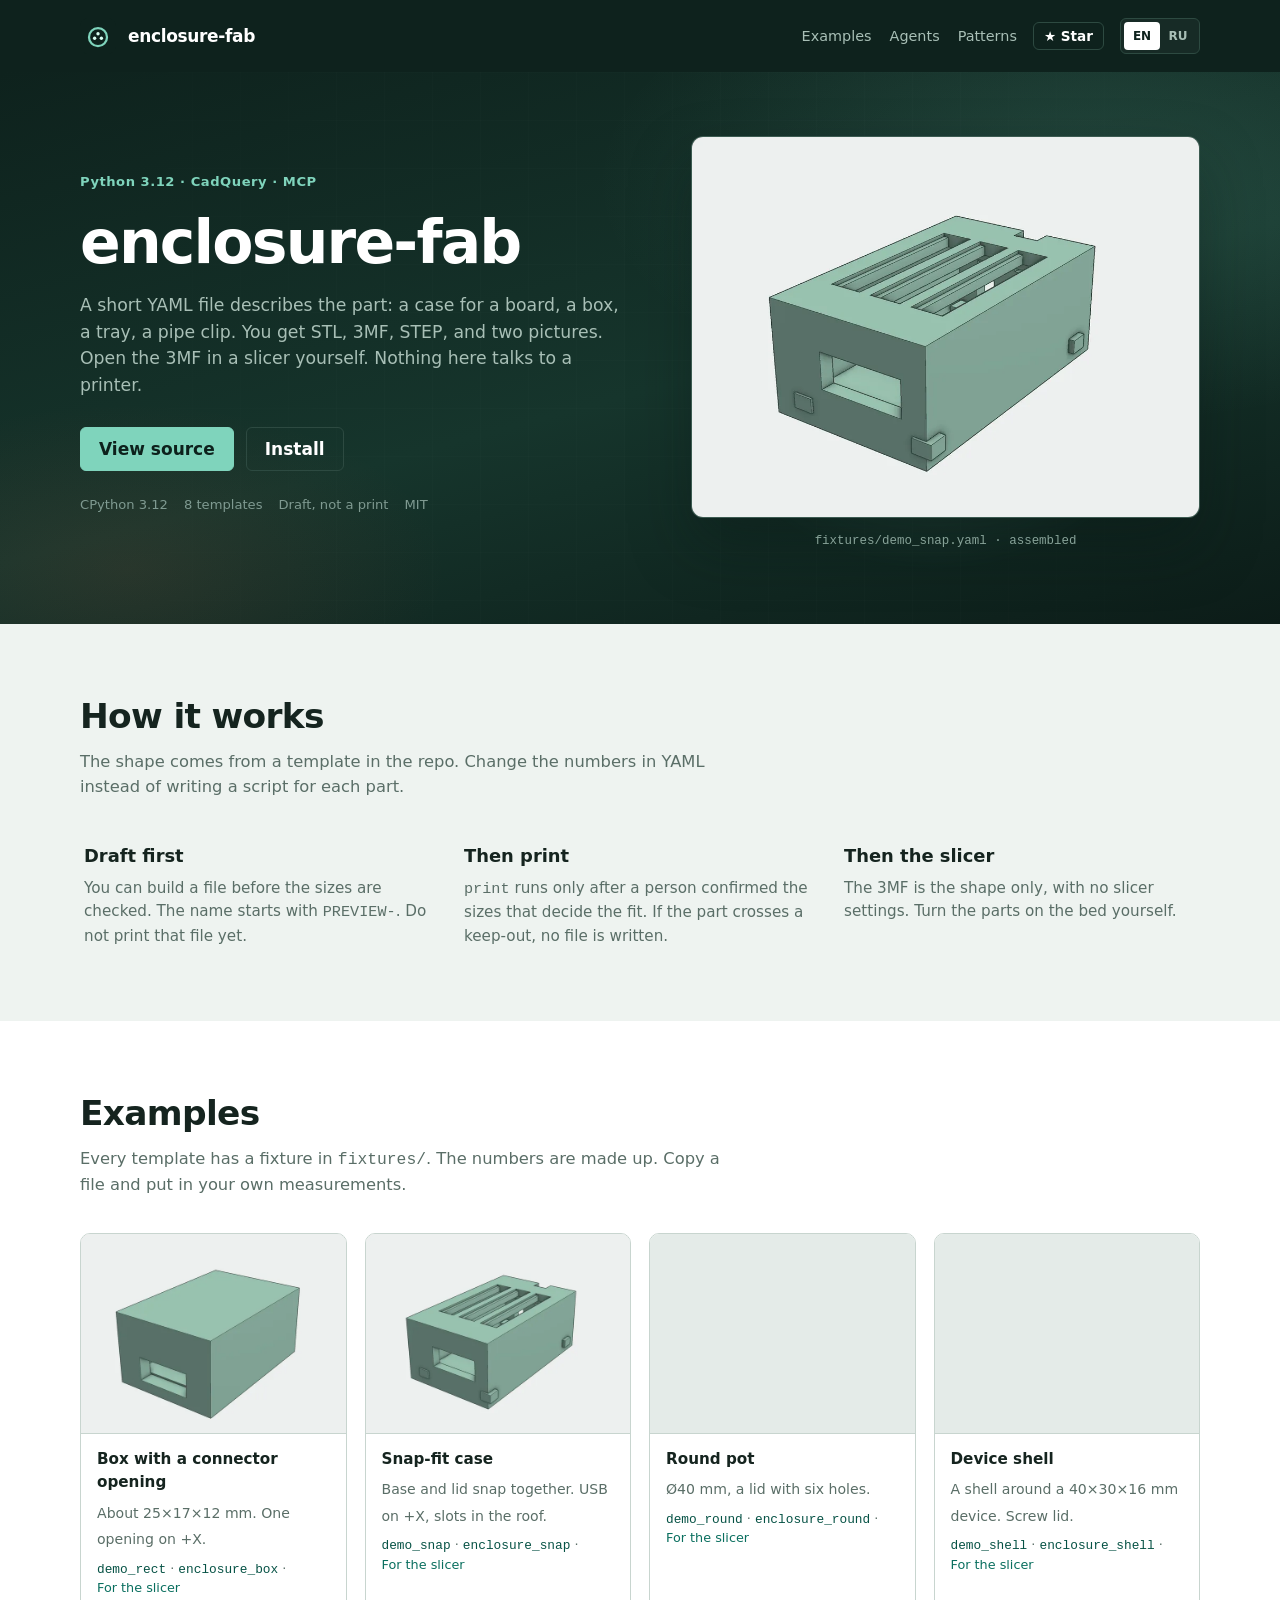
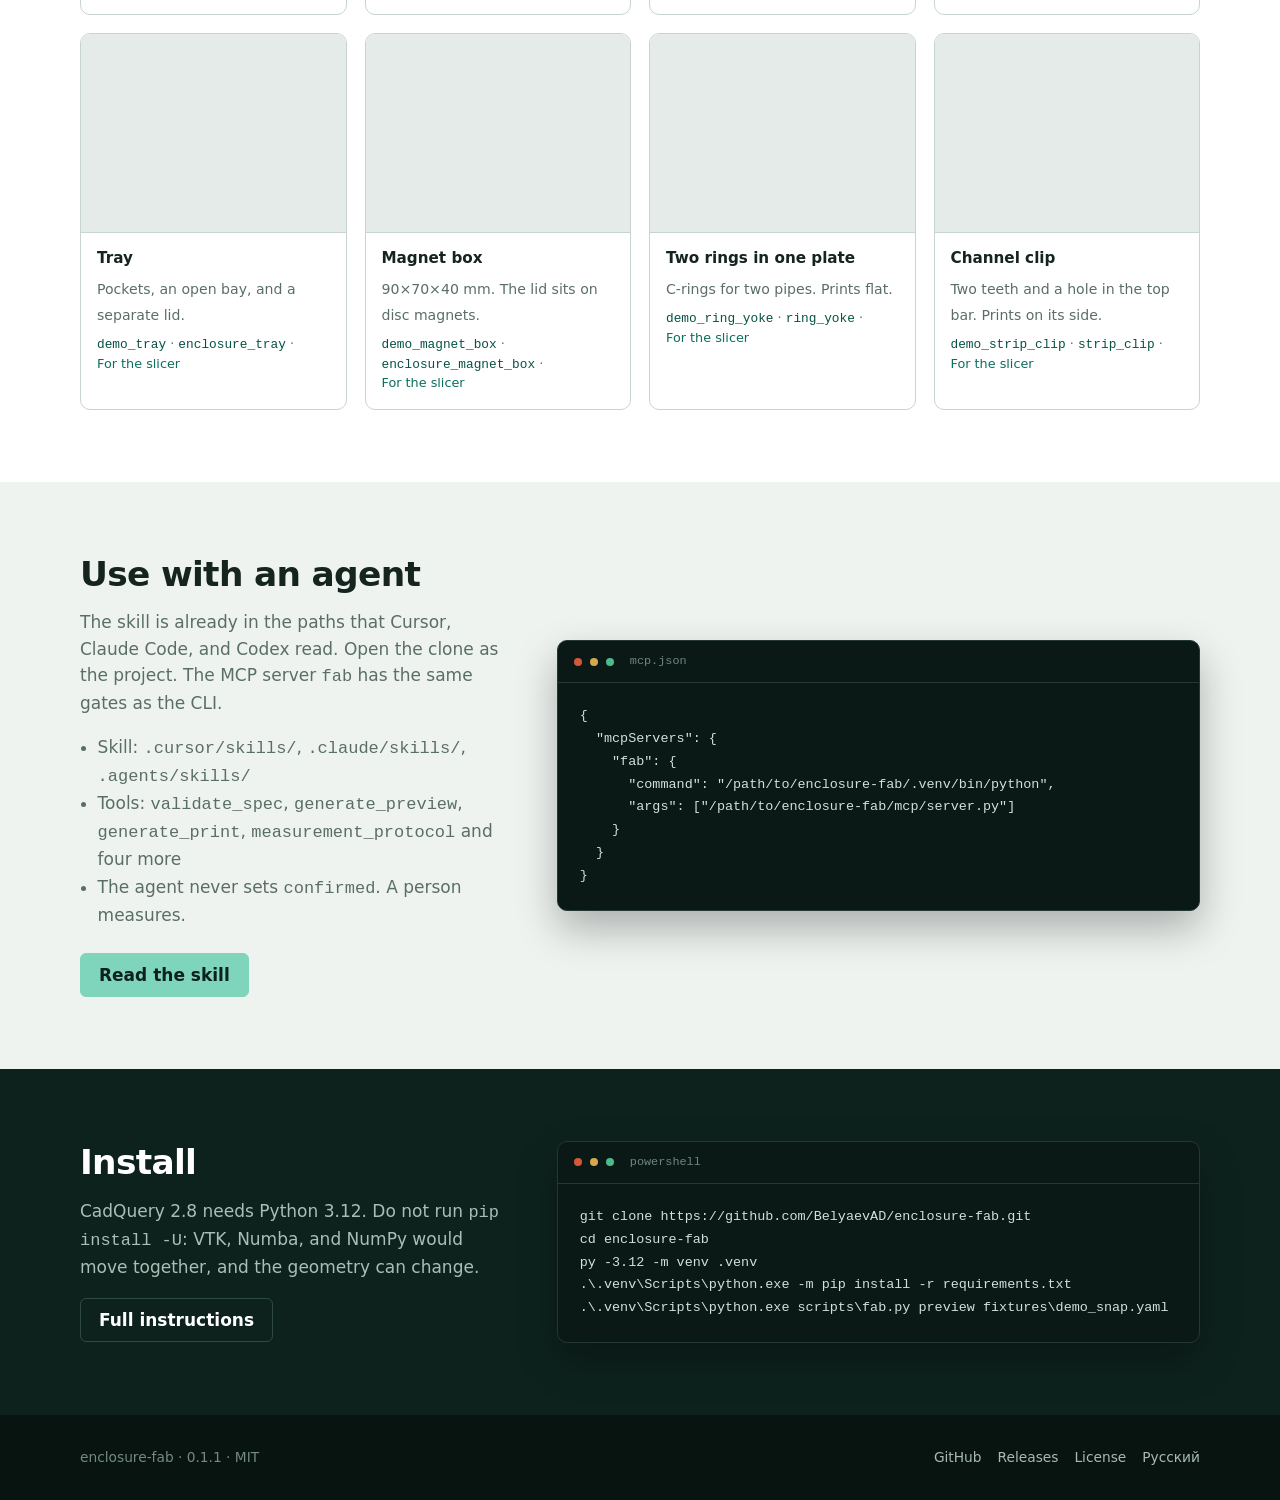
<file: docs/index.html>
<!DOCTYPE html>
<html lang="en">
<head>
  <meta charset="utf-8">
  <meta http-equiv="Content-Security-Policy" content="default-src 'self'; img-src 'self' data:; style-src 'self'; script-src 'none'; base-uri 'none'; form-action 'none'">
  <meta name="viewport" content="width=device-width, initial-scale=1">
  <title>enclosure-fab — printable parts from YAML</title>
  <meta name="description" content="A short YAML file describes a printable part. You get STL, 3MF, STEP, and two pictures. You open the 3MF in a slicer.">
  <meta name="robots" content="index, follow, max-image-preview:large">
  <meta name="author" content="BelyaevAD">
  <meta name="theme-color" content="#0e221d">
  <link rel="canonical" href="https://belyaevad.github.io/enclosure-fab/">
  <link rel="alternate" hreflang="en" href="https://belyaevad.github.io/enclosure-fab/">
  <link rel="alternate" hreflang="ru" href="https://belyaevad.github.io/enclosure-fab/ru/">
  <link rel="alternate" hreflang="x-default" href="https://belyaevad.github.io/enclosure-fab/">
  <link rel="sitemap" type="application/xml" href="https://belyaevad.github.io/enclosure-fab/sitemap.xml">
  <link rel="icon" type="image/svg+xml" href="assets/brand-mark.svg">
  <link rel="preload" as="image" href="assets/demo_snap-hero.webp" type="image/webp">
  <link rel="stylesheet" href="assets/site.css">
  <meta property="og:type" content="website">
  <meta property="og:locale" content="en_US">
  <meta property="og:locale:alternate" content="ru_RU">
  <meta property="og:title" content="enclosure-fab — printable parts from YAML">
  <meta property="og:description" content="A short YAML file describes a printable part. You get STL, 3MF, STEP, and two pictures. You open the 3MF in a slicer.">
  <meta property="og:url" content="https://belyaevad.github.io/enclosure-fab/">
  <meta property="og:site_name" content="enclosure-fab">
  <meta property="og:image" content="https://belyaevad.github.io/enclosure-fab/assets/og.jpg">
  <meta property="og:image:width" content="1200">
  <meta property="og:image:height" content="630">
  <meta name="twitter:card" content="summary_large_image">
  <meta name="twitter:title" content="enclosure-fab">
  <meta name="twitter:description" content="A short YAML file describes a printable part. You get STL, 3MF, STEP, and two pictures. You open the 3MF in a slicer.">
  <meta name="twitter:image" content="https://belyaevad.github.io/enclosure-fab/assets/og.jpg">
  <script type="application/ld+json">
{
  "@context": "https://schema.org",
  "@type": "SoftwareSourceCode",
  "name": "enclosure-fab",
  "description": "A short YAML file describes a printable part. You get STL, 3MF, STEP, and two pictures. You open the 3MF in a slicer.",
  "url": "https://belyaevad.github.io/enclosure-fab/",
  "codeRepository": "https://github.com/BelyaevAD/enclosure-fab",
  "programmingLanguage": "Python",
  "runtimePlatform": "CPython 3.12",
  "license": "https://opensource.org/licenses/MIT",
  "version": "0.1.1",
  "inLanguage": "en",
  "author": {
    "@type": "Person",
    "name": "BelyaevAD",
    "url": "https://github.com/BelyaevAD"
  },
  "keywords": "3D printing, CadQuery, enclosure, STL, 3MF, STEP, YAML, MCP, agent skill"
}
  </script>
</head>
<body>
  <header class="site-header">
    <nav class="nav shell" aria-label="Primary">
      <a class="brand" href="./">
        <img src="assets/brand-mark.svg" alt="" width="36" height="36">
        <span>enclosure-fab</span>
      </a>
      <div class="nav-right">
        <div class="nav-links">
          <a href="#examples">Examples</a>
          <a href="#agent">Agents</a>
          <a href="https://github.com/BelyaevAD/enclosure-fab/blob/main/docs/patterns.md" rel="noopener">Patterns</a>
        </div>
        <a class="nav-star" href="https://github.com/BelyaevAD/enclosure-fab" rel="noopener" aria-label="Star: BelyaevAD/enclosure-fab on GitHub">★ Star</a>
        <div class="language-switch" aria-label="Language">
          <a href="" lang="en" aria-current="page">EN</a>
          <a href="ru/" lang="ru">RU</a>
        </div>
      </div>
    </nav>
  </header>
  <main>
    <section class="hero-band">
      <div class="hero-inner shell">
        <div class="hero-copy">
          <p class="eyebrow">Python 3.12 · CadQuery · MCP</p>
          <h1>enclosure-fab</h1>
          <p class="hero-lead">A short YAML file describes the part: a case for a board, a box, a tray, a pipe clip. You get STL, 3MF, STEP, and two pictures. Open the 3MF in a slicer yourself. Nothing here talks to a printer.</p>
          <div class="hero-actions">
            <a class="button" href="https://github.com/BelyaevAD/enclosure-fab" rel="noopener">View source</a>
            <a class="button secondary" href="#install">Install</a>
          </div>
          <div class="hero-meta">
            <span>CPython 3.12</span>
            <span>8 templates</span>
            <span>Draft, not a print</span>
            <span>MIT</span>
          </div>
        </div>
        <figure class="hero-visual">
          <div class="hero-frame">
            <img src="assets/demo_snap-hero.webp" alt="Snap-fit case with roof slots, assembled" width="960" height="720" fetchpriority="high">
          </div>
          <figcaption>fixtures/demo_snap.yaml · assembled</figcaption>
        </figure>
      </div>
    </section>
    <section class="section">
      <div class="shell">
        <div class="section-heading">
          <h2>How it works</h2>
          <p>The shape comes from a template in the repo. Change the numbers in YAML instead of writing a script for each part.</p>
        </div>
        <div class="feature-grid">
          <article class="feature">
            <h3>Draft first</h3>
            <p>You can build a file before the sizes are checked. The name starts with <code>PREVIEW-</code>. Do not print that file yet.</p>
          </article>
          <article class="feature">
            <h3>Then print</h3>
            <p><code>print</code> runs only after a person confirmed the sizes that decide the fit. If the part crosses a keep-out, no file is written.</p>
          </article>
          <article class="feature">
            <h3>Then the slicer</h3>
            <p>The 3MF is the shape only, with no slicer settings. Turn the parts on the bed yourself.</p>
          </article>
        </div>
      </div>
    </section>
    <section class="section white" id="examples">
      <div class="shell">
        <div class="section-heading">
          <h2>Examples</h2>
          <p>Every template has a fixture in <code>fixtures/</code>. The numbers are made up. Copy a file and put in your own measurements.</p>
        </div>
        <div class="shot-gallery">
          <figure class="shot-card">
            <img src="assets/demo_rect.webp" alt="Box with a connector opening" width="640" height="480" loading="lazy" decoding="async">
            <figcaption>
              <strong>Box with a connector opening</strong>
              <span>About 25×17×12 mm. One opening on +X.</span>
              <span class="shot-meta"><code>demo_rect</code> · <code>enclosure_box</code> · <a href="assets/demo_rect-print.webp">For the slicer</a></span>
            </figcaption>
          </figure>
          <figure class="shot-card">
            <img src="assets/demo_snap.webp" alt="Snap-fit case" width="640" height="480" loading="lazy" decoding="async">
            <figcaption>
              <strong>Snap-fit case</strong>
              <span>Base and lid snap together. USB on +X, slots in the roof.</span>
              <span class="shot-meta"><code>demo_snap</code> · <code>enclosure_snap</code> · <a href="assets/demo_snap-print.webp">For the slicer</a></span>
            </figcaption>
          </figure>
          <figure class="shot-card">
            <img src="assets/demo_round.webp" alt="Round pot" width="640" height="480" loading="lazy" decoding="async">
            <figcaption>
              <strong>Round pot</strong>
              <span>Ø40 mm, a lid with six holes.</span>
              <span class="shot-meta"><code>demo_round</code> · <code>enclosure_round</code> · <a href="assets/demo_round-print.webp">For the slicer</a></span>
            </figcaption>
          </figure>
          <figure class="shot-card">
            <img src="assets/demo_shell.webp" alt="Device shell" width="640" height="480" loading="lazy" decoding="async">
            <figcaption>
              <strong>Device shell</strong>
              <span>A shell around a 40×30×16 mm device. Screw lid.</span>
              <span class="shot-meta"><code>demo_shell</code> · <code>enclosure_shell</code> · <a href="assets/demo_shell-print.webp">For the slicer</a></span>
            </figcaption>
          </figure>
          <figure class="shot-card">
            <img src="assets/demo_tray.webp" alt="Tray" width="640" height="480" loading="lazy" decoding="async">
            <figcaption>
              <strong>Tray</strong>
              <span>Pockets, an open bay, and a separate lid.</span>
              <span class="shot-meta"><code>demo_tray</code> · <code>enclosure_tray</code> · <a href="assets/demo_tray-print.webp">For the slicer</a></span>
            </figcaption>
          </figure>
          <figure class="shot-card">
            <img src="assets/demo_magnet_box.webp" alt="Magnet box" width="640" height="480" loading="lazy" decoding="async">
            <figcaption>
              <strong>Magnet box</strong>
              <span>90×70×40 mm. The lid sits on disc magnets.</span>
              <span class="shot-meta"><code>demo_magnet_box</code> · <code>enclosure_magnet_box</code> · <a href="assets/demo_magnet_box-print.webp">For the slicer</a></span>
            </figcaption>
          </figure>
          <figure class="shot-card">
            <img src="assets/demo_ring_yoke.webp" alt="Two rings in one plate" width="640" height="480" loading="lazy" decoding="async">
            <figcaption>
              <strong>Two rings in one plate</strong>
              <span>C-rings for two pipes. Prints flat.</span>
              <span class="shot-meta"><code>demo_ring_yoke</code> · <code>ring_yoke</code> · <a href="assets/demo_ring_yoke-print.webp">For the slicer</a></span>
            </figcaption>
          </figure>
          <figure class="shot-card">
            <img src="assets/demo_strip_clip.webp" alt="Channel clip" width="640" height="480" loading="lazy" decoding="async">
            <figcaption>
              <strong>Channel clip</strong>
              <span>Two teeth and a hole in the top bar. Prints on its side.</span>
              <span class="shot-meta"><code>demo_strip_clip</code> · <code>strip_clip</code> · <a href="assets/demo_strip_clip-print.webp">For the slicer</a></span>
            </figcaption>
          </figure>
        </div>
      </div>
    </section>
    <section class="section" id="agent">
      <div class="quick-start shell">
        <div class="quick-copy">
          <h2>Use with an agent</h2>
          <p>The skill is already in the paths that Cursor, Claude Code, and Codex read. Open the clone as the project. The MCP server <code>fab</code> has the same gates as the CLI.</p>
          <ul class="agent-list">
            <li>Skill: <code>.cursor/skills/</code>, <code>.claude/skills/</code>, <code>.agents/skills/</code></li>
            <li>Tools: <code>validate_spec</code>, <code>generate_preview</code>, <code>generate_print</code>, <code>measurement_protocol</code> and four more</li>
            <li>The agent never sets <code>confirmed</code>. A person measures.</li>
          </ul>
          <a class="button" href="https://github.com/BelyaevAD/enclosure-fab/blob/main/SKILL.md" rel="noopener">Read the skill</a>
        </div>
        <div class="code-window" aria-label="MCP config">
          <div class="code-toolbar">
            <span class="window-dot"></span>
            <span class="window-dot yellow"></span>
            <span class="window-dot green"></span>
            <span>mcp.json</span>
          </div>
          <pre><code>{
  &quot;mcpServers&quot;: {
    &quot;fab&quot;: {
      &quot;command&quot;: &quot;/path/to/enclosure-fab/.venv/bin/python&quot;,
      &quot;args&quot;: [&quot;/path/to/enclosure-fab/mcp/server.py&quot;]
    }
  }
}</code></pre>
        </div>
      </div>
    </section>
    <section class="section dark" id="install">
      <div class="quick-start shell">
        <div class="quick-copy">
          <h2>Install</h2>
          <p>CadQuery 2.8 needs Python 3.12. Do not run <code>pip install -U</code>: VTK, Numba, and NumPy would move together, and the geometry can change.</p>
          <a class="button secondary" href="https://github.com/BelyaevAD/enclosure-fab/blob/main/README.md#install" rel="noopener">Full instructions</a>
        </div>
        <div class="code-window" aria-label="Install commands">
          <div class="code-toolbar">
            <span class="window-dot"></span>
            <span class="window-dot yellow"></span>
            <span class="window-dot green"></span>
            <span>powershell</span>
          </div>
          <pre><code>git clone https://github.com/BelyaevAD/enclosure-fab.git
cd enclosure-fab
py -3.12 -m venv .venv
.\.venv\Scripts\python.exe -m pip install -r requirements.txt
.\.venv\Scripts\python.exe scripts\fab.py preview fixtures\demo_snap.yaml</code></pre>
        </div>
      </div>
    </section>
  </main>
  <footer class="site-footer">
    <div class="footer-inner shell">
      <p>enclosure-fab · 0.1.1 · MIT</p>
      <div class="footer-links">
        <a href="https://github.com/BelyaevAD/enclosure-fab" rel="noopener">GitHub</a>
        <a href="https://github.com/BelyaevAD/enclosure-fab/releases" rel="noopener">Releases</a>
        <a href="https://github.com/BelyaevAD/enclosure-fab/blob/main/LICENSE" rel="noopener">License</a>
        <a href="ru/" lang="ru">Русский</a>
      </div>
    </div>
  </footer>
</body>
</html>
</file>
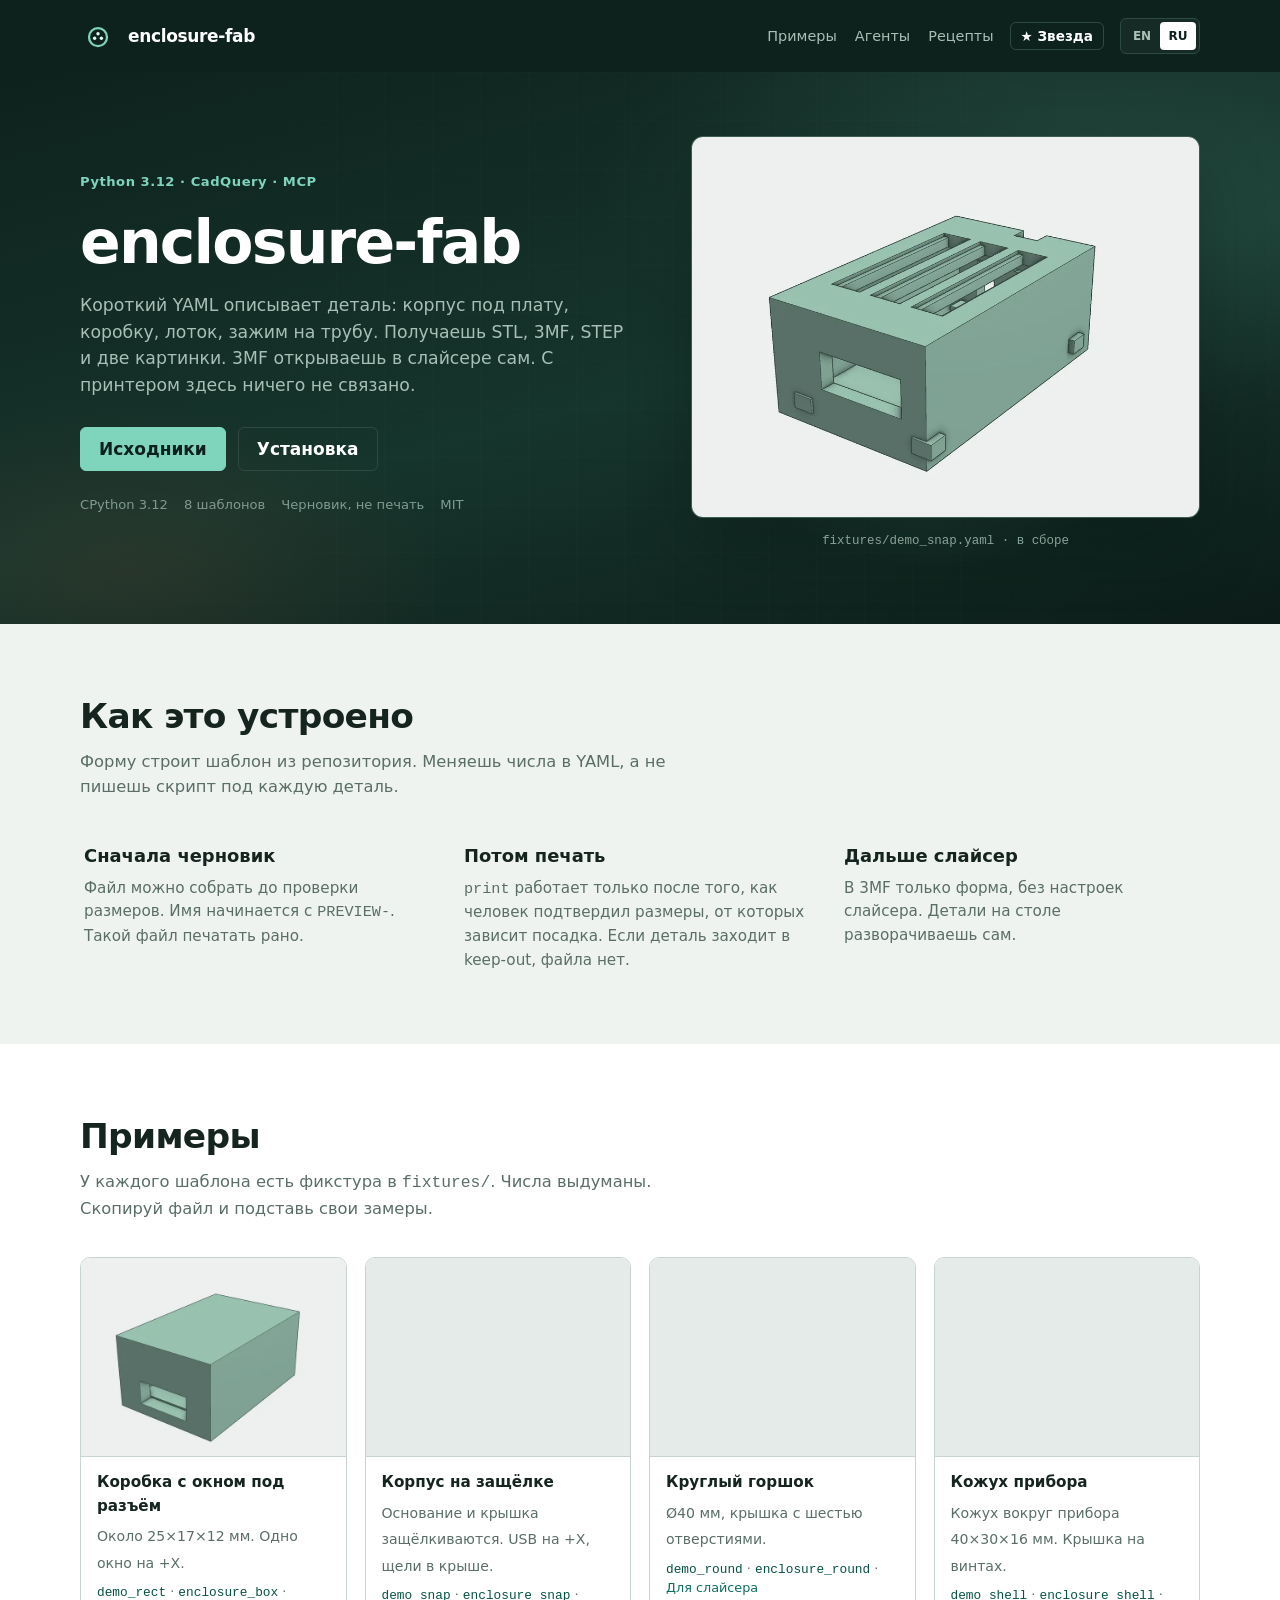
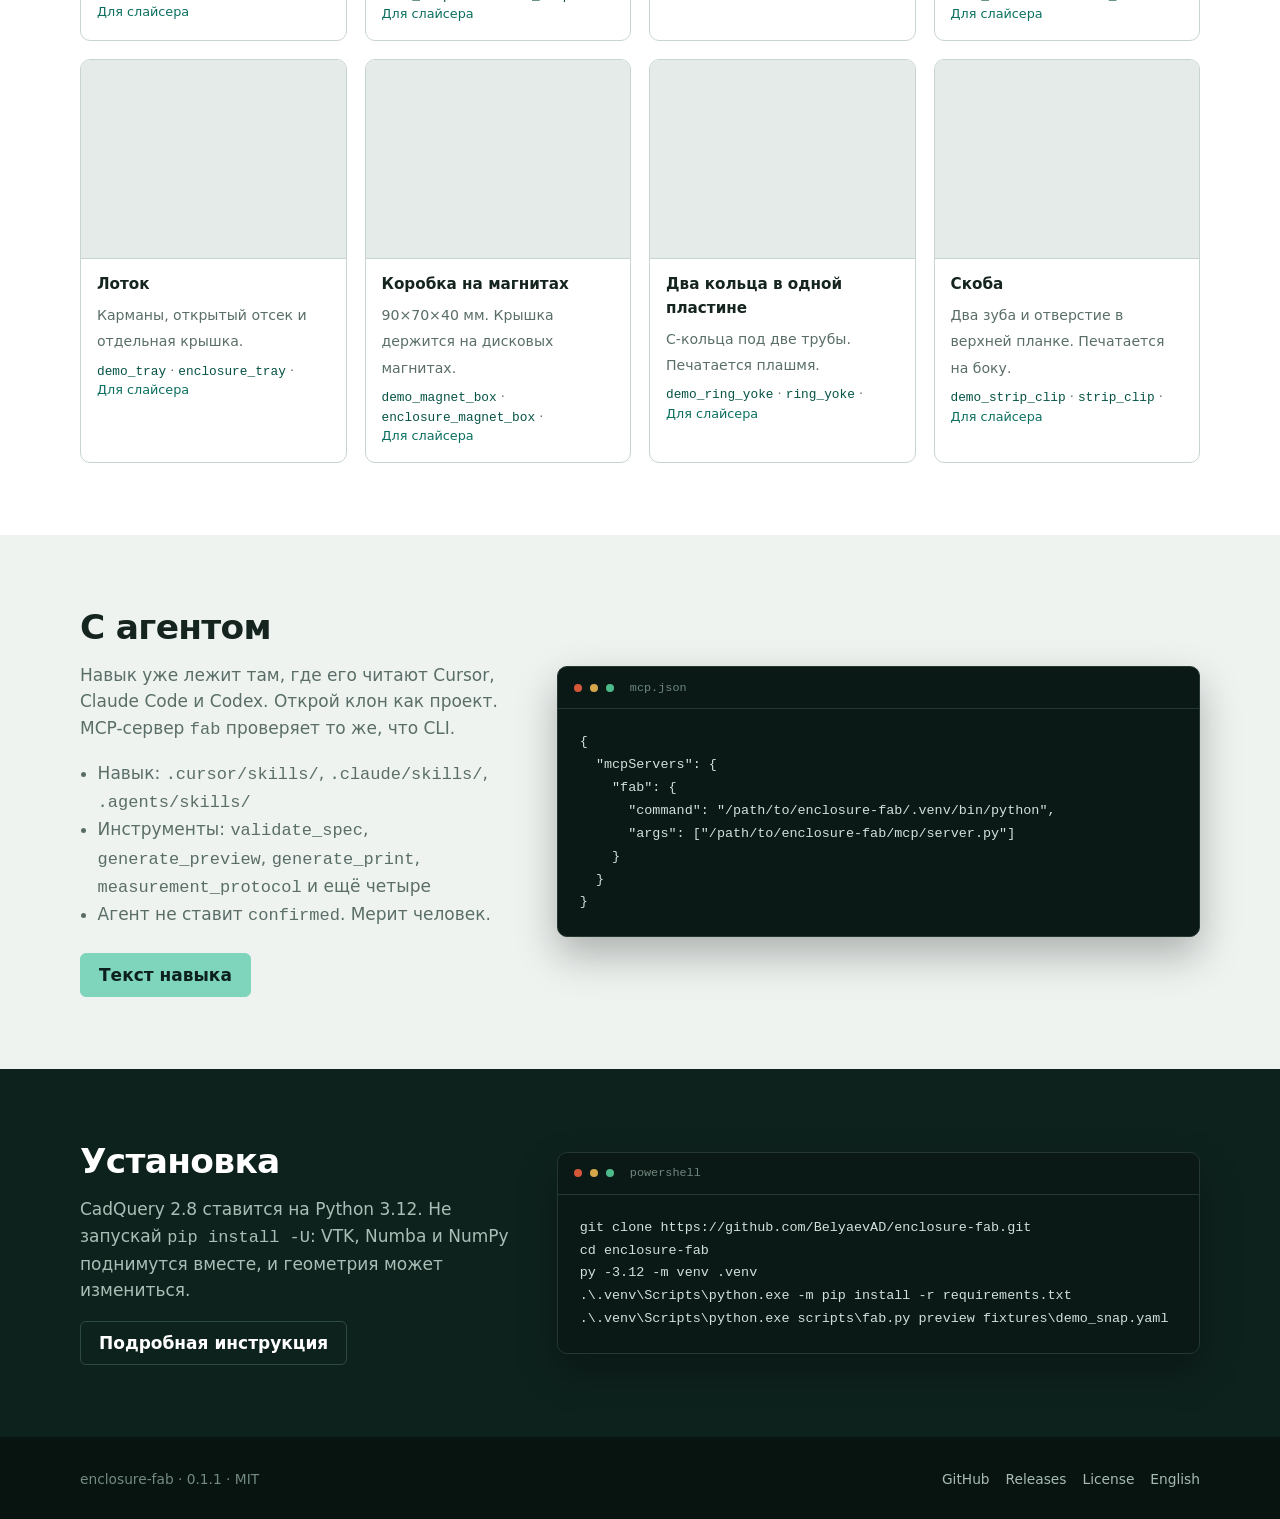
<file: docs/ru/index.html>
<!DOCTYPE html>
<html lang="ru">
<head>
  <meta charset="utf-8">
  <meta http-equiv="Content-Security-Policy" content="default-src 'self'; img-src 'self' data:; style-src 'self'; script-src 'none'; base-uri 'none'; form-action 'none'">
  <meta name="viewport" content="width=device-width, initial-scale=1">
  <title>enclosure-fab — детали для печати из YAML</title>
  <meta name="description" content="Короткий YAML описывает деталь для печати. Получаешь STL, 3MF, STEP и две картинки. 3MF открываешь в слайсере.">
  <meta name="robots" content="index, follow, max-image-preview:large">
  <meta name="author" content="BelyaevAD">
  <meta name="theme-color" content="#0e221d">
  <link rel="canonical" href="https://belyaevad.github.io/enclosure-fab/ru/">
  <link rel="alternate" hreflang="en" href="https://belyaevad.github.io/enclosure-fab/">
  <link rel="alternate" hreflang="ru" href="https://belyaevad.github.io/enclosure-fab/ru/">
  <link rel="alternate" hreflang="x-default" href="https://belyaevad.github.io/enclosure-fab/">
  <link rel="sitemap" type="application/xml" href="https://belyaevad.github.io/enclosure-fab/sitemap.xml">
  <link rel="icon" type="image/svg+xml" href="../assets/brand-mark.svg">
  <link rel="preload" as="image" href="../assets/demo_snap-hero.webp" type="image/webp">
  <link rel="stylesheet" href="../assets/site.css">
  <meta property="og:type" content="website">
  <meta property="og:locale" content="ru_RU">
  <meta property="og:locale:alternate" content="en_US">
  <meta property="og:title" content="enclosure-fab — детали для печати из YAML">
  <meta property="og:description" content="Короткий YAML описывает деталь для печати. Получаешь STL, 3MF, STEP и две картинки. 3MF открываешь в слайсере.">
  <meta property="og:url" content="https://belyaevad.github.io/enclosure-fab/ru/">
  <meta property="og:site_name" content="enclosure-fab">
  <meta property="og:image" content="https://belyaevad.github.io/enclosure-fab/assets/og.jpg">
  <meta property="og:image:width" content="1200">
  <meta property="og:image:height" content="630">
  <meta name="twitter:card" content="summary_large_image">
  <meta name="twitter:title" content="enclosure-fab">
  <meta name="twitter:description" content="Короткий YAML описывает деталь для печати. Получаешь STL, 3MF, STEP и две картинки. 3MF открываешь в слайсере.">
  <meta name="twitter:image" content="https://belyaevad.github.io/enclosure-fab/assets/og.jpg">
  <script type="application/ld+json">
{
  "@context": "https://schema.org",
  "@type": "SoftwareSourceCode",
  "name": "enclosure-fab",
  "description": "Короткий YAML описывает деталь для печати. Получаешь STL, 3MF, STEP и две картинки. 3MF открываешь в слайсере.",
  "url": "https://belyaevad.github.io/enclosure-fab/ru/",
  "codeRepository": "https://github.com/BelyaevAD/enclosure-fab",
  "programmingLanguage": "Python",
  "runtimePlatform": "CPython 3.12",
  "license": "https://opensource.org/licenses/MIT",
  "version": "0.1.1",
  "inLanguage": "ru",
  "author": {
    "@type": "Person",
    "name": "BelyaevAD",
    "url": "https://github.com/BelyaevAD"
  },
  "keywords": "3D printing, CadQuery, enclosure, STL, 3MF, STEP, YAML, MCP, agent skill"
}
  </script>
</head>
<body>
  <header class="site-header">
    <nav class="nav shell" aria-label="Primary">
      <a class="brand" href="./">
        <img src="../assets/brand-mark.svg" alt="" width="36" height="36">
        <span>enclosure-fab</span>
      </a>
      <div class="nav-right">
        <div class="nav-links">
          <a href="#examples">Примеры</a>
          <a href="#agent">Агенты</a>
          <a href="https://github.com/BelyaevAD/enclosure-fab/blob/main/docs/patterns.md" rel="noopener">Рецепты</a>
        </div>
        <a class="nav-star" href="https://github.com/BelyaevAD/enclosure-fab" rel="noopener" aria-label="Звезда: BelyaevAD/enclosure-fab on GitHub">★ Звезда</a>
        <div class="language-switch" aria-label="Language">
          <a href="../" lang="en">EN</a>
          <a href="../ru/" lang="ru" aria-current="page">RU</a>
        </div>
      </div>
    </nav>
  </header>
  <main>
    <section class="hero-band">
      <div class="hero-inner shell">
        <div class="hero-copy">
          <p class="eyebrow">Python 3.12 · CadQuery · MCP</p>
          <h1>enclosure-fab</h1>
          <p class="hero-lead">Короткий YAML описывает деталь: корпус под плату, коробку, лоток, зажим на трубу. Получаешь STL, 3MF, STEP и две картинки. 3MF открываешь в слайсере сам. С принтером здесь ничего не связано.</p>
          <div class="hero-actions">
            <a class="button" href="https://github.com/BelyaevAD/enclosure-fab" rel="noopener">Исходники</a>
            <a class="button secondary" href="#install">Установка</a>
          </div>
          <div class="hero-meta">
            <span>CPython 3.12</span>
            <span>8 шаблонов</span>
            <span>Черновик, не печать</span>
            <span>MIT</span>
          </div>
        </div>
        <figure class="hero-visual">
          <div class="hero-frame">
            <img src="../assets/demo_snap-hero.webp" alt="Корпус на защёлке со щелями в крыше, в сборе" width="960" height="720" fetchpriority="high">
          </div>
          <figcaption>fixtures/demo_snap.yaml · в сборе</figcaption>
        </figure>
      </div>
    </section>
    <section class="section">
      <div class="shell">
        <div class="section-heading">
          <h2>Как это устроено</h2>
          <p>Форму строит шаблон из репозитория. Меняешь числа в YAML, а не пишешь скрипт под каждую деталь.</p>
        </div>
        <div class="feature-grid">
          <article class="feature">
            <h3>Сначала черновик</h3>
            <p>Файл можно собрать до проверки размеров. Имя начинается с <code>PREVIEW-</code>. Такой файл печатать рано.</p>
          </article>
          <article class="feature">
            <h3>Потом печать</h3>
            <p><code>print</code> работает только после того, как человек подтвердил размеры, от которых зависит посадка. Если деталь заходит в keep-out, файла нет.</p>
          </article>
          <article class="feature">
            <h3>Дальше слайсер</h3>
            <p>В 3MF только форма, без настроек слайсера. Детали на столе разворачиваешь сам.</p>
          </article>
        </div>
      </div>
    </section>
    <section class="section white" id="examples">
      <div class="shell">
        <div class="section-heading">
          <h2>Примеры</h2>
          <p>У каждого шаблона есть фикстура в <code>fixtures/</code>. Числа выдуманы. Скопируй файл и подставь свои замеры.</p>
        </div>
        <div class="shot-gallery">
          <figure class="shot-card">
            <img src="../assets/demo_rect.webp" alt="Коробка с окном под разъём" width="640" height="480" loading="lazy" decoding="async">
            <figcaption>
              <strong>Коробка с окном под разъём</strong>
              <span>Около 25×17×12 мм. Одно окно на +X.</span>
              <span class="shot-meta"><code>demo_rect</code> · <code>enclosure_box</code> · <a href="../assets/demo_rect-print.webp">Для слайсера</a></span>
            </figcaption>
          </figure>
          <figure class="shot-card">
            <img src="../assets/demo_snap.webp" alt="Корпус на защёлке" width="640" height="480" loading="lazy" decoding="async">
            <figcaption>
              <strong>Корпус на защёлке</strong>
              <span>Основание и крышка защёлкиваются. USB на +X, щели в крыше.</span>
              <span class="shot-meta"><code>demo_snap</code> · <code>enclosure_snap</code> · <a href="../assets/demo_snap-print.webp">Для слайсера</a></span>
            </figcaption>
          </figure>
          <figure class="shot-card">
            <img src="../assets/demo_round.webp" alt="Круглый горшок" width="640" height="480" loading="lazy" decoding="async">
            <figcaption>
              <strong>Круглый горшок</strong>
              <span>Ø40 мм, крышка с шестью отверстиями.</span>
              <span class="shot-meta"><code>demo_round</code> · <code>enclosure_round</code> · <a href="../assets/demo_round-print.webp">Для слайсера</a></span>
            </figcaption>
          </figure>
          <figure class="shot-card">
            <img src="../assets/demo_shell.webp" alt="Кожух прибора" width="640" height="480" loading="lazy" decoding="async">
            <figcaption>
              <strong>Кожух прибора</strong>
              <span>Кожух вокруг прибора 40×30×16 мм. Крышка на винтах.</span>
              <span class="shot-meta"><code>demo_shell</code> · <code>enclosure_shell</code> · <a href="../assets/demo_shell-print.webp">Для слайсера</a></span>
            </figcaption>
          </figure>
          <figure class="shot-card">
            <img src="../assets/demo_tray.webp" alt="Лоток" width="640" height="480" loading="lazy" decoding="async">
            <figcaption>
              <strong>Лоток</strong>
              <span>Карманы, открытый отсек и отдельная крышка.</span>
              <span class="shot-meta"><code>demo_tray</code> · <code>enclosure_tray</code> · <a href="../assets/demo_tray-print.webp">Для слайсера</a></span>
            </figcaption>
          </figure>
          <figure class="shot-card">
            <img src="../assets/demo_magnet_box.webp" alt="Коробка на магнитах" width="640" height="480" loading="lazy" decoding="async">
            <figcaption>
              <strong>Коробка на магнитах</strong>
              <span>90×70×40 мм. Крышка держится на дисковых магнитах.</span>
              <span class="shot-meta"><code>demo_magnet_box</code> · <code>enclosure_magnet_box</code> · <a href="../assets/demo_magnet_box-print.webp">Для слайсера</a></span>
            </figcaption>
          </figure>
          <figure class="shot-card">
            <img src="../assets/demo_ring_yoke.webp" alt="Два кольца в одной пластине" width="640" height="480" loading="lazy" decoding="async">
            <figcaption>
              <strong>Два кольца в одной пластине</strong>
              <span>C-кольца под две трубы. Печатается плашмя.</span>
              <span class="shot-meta"><code>demo_ring_yoke</code> · <code>ring_yoke</code> · <a href="../assets/demo_ring_yoke-print.webp">Для слайсера</a></span>
            </figcaption>
          </figure>
          <figure class="shot-card">
            <img src="../assets/demo_strip_clip.webp" alt="Скоба" width="640" height="480" loading="lazy" decoding="async">
            <figcaption>
              <strong>Скоба</strong>
              <span>Два зуба и отверстие в верхней планке. Печатается на боку.</span>
              <span class="shot-meta"><code>demo_strip_clip</code> · <code>strip_clip</code> · <a href="../assets/demo_strip_clip-print.webp">Для слайсера</a></span>
            </figcaption>
          </figure>
        </div>
      </div>
    </section>
    <section class="section" id="agent">
      <div class="quick-start shell">
        <div class="quick-copy">
          <h2>С агентом</h2>
          <p>Навык уже лежит там, где его читают Cursor, Claude Code и Codex. Открой клон как проект. MCP-сервер <code>fab</code> проверяет то же, что CLI.</p>
          <ul class="agent-list">
            <li>Навык: <code>.cursor/skills/</code>, <code>.claude/skills/</code>, <code>.agents/skills/</code></li>
            <li>Инструменты: <code>validate_spec</code>, <code>generate_preview</code>, <code>generate_print</code>, <code>measurement_protocol</code> и ещё четыре</li>
            <li>Агент не ставит <code>confirmed</code>. Мерит человек.</li>
          </ul>
          <a class="button" href="https://github.com/BelyaevAD/enclosure-fab/blob/main/SKILL.ru.md" rel="noopener">Текст навыка</a>
        </div>
        <div class="code-window" aria-label="MCP config">
          <div class="code-toolbar">
            <span class="window-dot"></span>
            <span class="window-dot yellow"></span>
            <span class="window-dot green"></span>
            <span>mcp.json</span>
          </div>
          <pre><code>{
  &quot;mcpServers&quot;: {
    &quot;fab&quot;: {
      &quot;command&quot;: &quot;/path/to/enclosure-fab/.venv/bin/python&quot;,
      &quot;args&quot;: [&quot;/path/to/enclosure-fab/mcp/server.py&quot;]
    }
  }
}</code></pre>
        </div>
      </div>
    </section>
    <section class="section dark" id="install">
      <div class="quick-start shell">
        <div class="quick-copy">
          <h2>Установка</h2>
          <p>CadQuery 2.8 ставится на Python 3.12. Не запускай <code>pip install -U</code>: VTK, Numba и NumPy поднимутся вместе, и геометрия может измениться.</p>
          <a class="button secondary" href="https://github.com/BelyaevAD/enclosure-fab/blob/main/README.ru.md#установка" rel="noopener">Подробная инструкция</a>
        </div>
        <div class="code-window" aria-label="Install commands">
          <div class="code-toolbar">
            <span class="window-dot"></span>
            <span class="window-dot yellow"></span>
            <span class="window-dot green"></span>
            <span>powershell</span>
          </div>
          <pre><code>git clone https://github.com/BelyaevAD/enclosure-fab.git
cd enclosure-fab
py -3.12 -m venv .venv
.\.venv\Scripts\python.exe -m pip install -r requirements.txt
.\.venv\Scripts\python.exe scripts\fab.py preview fixtures\demo_snap.yaml</code></pre>
        </div>
      </div>
    </section>
  </main>
  <footer class="site-footer">
    <div class="footer-inner shell">
      <p>enclosure-fab · 0.1.1 · MIT</p>
      <div class="footer-links">
        <a href="https://github.com/BelyaevAD/enclosure-fab" rel="noopener">GitHub</a>
        <a href="https://github.com/BelyaevAD/enclosure-fab/releases" rel="noopener">Releases</a>
        <a href="https://github.com/BelyaevAD/enclosure-fab/blob/main/LICENSE" rel="noopener">License</a>
        <a href="../" lang="en">English</a>
      </div>
    </div>
  </footer>
</body>
</html>
</file>
<file: docs/assets/site.css>
:root {
  color-scheme: light;
  --paper: #eef3f0;
  --surface: #ffffff;
  --ink: #15241f;
  --muted: #5a6e67;
  --line: #c8d5cf;
  --brand: #0a6f5f;
  --brand-dark: #065245;
  --hero: #0e221d;
  --hero-mid: #16352c;
  --hero-line: #2d4a41;
  --hero-muted: #a8bfb6;
  --accent: #d4573a;
  --mint: #7fd4bc;
  --code: #0a1915;
  --code-line: #243832;
  --shadow: 0 28px 60px rgba(8, 24, 20, 0.35);
}

* {
  box-sizing: border-box;
}

html {
  scroll-behavior: smooth;
}

body {
  margin: 0;
  color: var(--ink);
  background: var(--paper);
  font-family: system-ui, -apple-system, "Segoe UI", Roboto, "Helvetica Neue", Arial, sans-serif;
  font-size: 17px;
  line-height: 1.55;
}

a {
  color: inherit;
}

img {
  display: block;
  max-width: 100%;
}

.shell {
  width: min(1120px, calc(100% - 48px));
  margin: 0 auto;
}

.site-header {
  position: relative;
  z-index: 10;
  color: #ffffff;
  background: var(--hero);
}

.nav {
  display: flex;
  min-height: 72px;
  align-items: center;
  justify-content: space-between;
  gap: 24px;
}

.brand {
  display: inline-flex;
  align-items: center;
  gap: 12px;
  color: #ffffff;
  font-weight: 600;
  letter-spacing: -0.02em;
  text-decoration: none;
}

.brand img {
  width: 36px;
  height: 36px;
}

.nav-right,
.nav-links,
.language-switch {
  display: flex;
  align-items: center;
}

.nav-right {
  gap: 16px;
}

.nav-links {
  gap: 18px;
}

.nav-links a {
  color: var(--hero-muted);
  font-size: 0.9rem;
  font-weight: 500;
  text-decoration: none;
}

.nav-links a:hover,
.nav-links a:focus-visible {
  color: #ffffff;
}

.nav-star {
  padding: 0 10px;
  border: 1px solid var(--hero-line);
  border-radius: 6px;
  color: #ffffff;
  font-size: 0.85rem;
  font-weight: 600;
  line-height: 26px;
  text-decoration: none;
}

.nav-star:hover,
.nav-star:focus-visible {
  border-color: var(--mint);
}

.language-switch {
  padding: 3px;
  border: 1px solid var(--hero-line);
  border-radius: 6px;
  background: rgba(255, 255, 255, 0.04);
}

.language-switch a {
  min-width: 36px;
  padding: 5px 8px;
  border-radius: 4px;
  color: var(--hero-muted);
  font-size: 0.75rem;
  font-weight: 600;
  text-align: center;
  text-decoration: none;
}

.language-switch a[aria-current="page"] {
  color: var(--hero);
  background: #ffffff;
}

.hero-band {
  position: relative;
  overflow: hidden;
  color: #ffffff;
  background:
    radial-gradient(ellipse 70% 80% at 85% 20%, rgba(127, 212, 188, 0.14), transparent 55%),
    radial-gradient(ellipse 50% 60% at 10% 90%, rgba(212, 87, 58, 0.1), transparent 50%),
    linear-gradient(165deg, var(--hero) 0%, var(--hero-mid) 55%, #0c1c18 100%);
}

.hero-band::before {
  position: absolute;
  inset: 0;
  background-image:
    linear-gradient(rgba(255, 255, 255, 0.03) 1px, transparent 1px),
    linear-gradient(90deg, rgba(255, 255, 255, 0.03) 1px, transparent 1px);
  background-size: 48px 48px;
  mask-image: linear-gradient(90deg, transparent, #000 30%, #000 70%, transparent);
  opacity: 0.35;
  pointer-events: none;
  content: "";
}

.hero-inner {
  position: relative;
  display: grid;
  grid-template-columns: minmax(0, 1.05fr) minmax(280px, 0.95fr);
  gap: 48px;
  align-items: center;
  padding: 64px 0 72px;
}

.hero-copy {
  position: relative;
  z-index: 2;
  max-width: 34rem;
}

.eyebrow {
  margin: 0 0 18px;
  color: var(--mint);
  font-size: 0.82rem;
  font-weight: 550;
  letter-spacing: 0.04em;
}

h1,
h2,
h3,
p {
  margin-top: 0;
}

h1 {
  margin-bottom: 18px;
  font-size: clamp(2.6rem, 5vw, 3.75rem);
  font-weight: 600;
  line-height: 1.05;
  letter-spacing: -0.03em;
}

.hero-lead {
  margin-bottom: 0;
  color: var(--hero-muted);
  font-size: 1.08rem;
  line-height: 1.55;
}

.hero-actions {
  display: flex;
  flex-wrap: wrap;
  align-items: center;
  gap: 12px;
  margin-top: 28px;
}

.button {
  display: inline-flex;
  min-height: 44px;
  align-items: center;
  justify-content: center;
  padding: 0 18px;
  border: 1px solid var(--mint);
  border-radius: 6px;
  color: #0d211c;
  background: var(--mint);
  font-weight: 600;
  text-decoration: none;
  transition: transform 0.2s ease, background 0.2s ease;
}

.button:hover,
.button:focus-visible {
  background: #a8ecda;
  transform: translateY(-1px);
}

.button.secondary {
  color: #ffffff;
  background: transparent;
  border-color: var(--hero-line);
}

.button.secondary:hover,
.button.secondary:focus-visible {
  border-color: var(--mint);
  transform: translateY(-1px);
}

.hero-meta {
  display: flex;
  flex-wrap: wrap;
  gap: 16px;
  margin-top: 24px;
  color: #7f9a91;
  font-size: 0.82rem;
  font-weight: 500;
}

.hero-visual {
  position: relative;
  z-index: 2;
  margin: 0;
  animation: hero-rise 0.85s cubic-bezier(0.22, 1, 0.36, 1) both;
}

.hero-visual::before {
  position: absolute;
  z-index: -1;
  inset: 12% -8% -8% 8%;
  border-radius: 20px;
  background: radial-gradient(circle at 40% 30%, rgba(127, 212, 188, 0.28), transparent 65%);
  filter: blur(8px);
  content: "";
  animation: glow-pulse 5s ease-in-out infinite;
}

.hero-frame {
  overflow: hidden;
  border: 1px solid rgba(166, 214, 198, 0.28);
  border-radius: 12px;
  background: #132b24;
  box-shadow: var(--shadow);
}

.hero-frame img {
  width: 100%;
  height: auto;
  background: #1a332c;
}

.hero-visual figcaption {
  margin-top: 14px;
  color: #88a399;
  font-family: ui-monospace, "Cascadia Mono", "SFMono-Regular", Consolas, monospace;
  font-size: 0.78rem;
  text-align: center;
}

@keyframes hero-rise {
  from {
    opacity: 0;
    transform: translateY(18px) scale(0.98);
  }
  to {
    opacity: 1;
    transform: translateY(0) scale(1);
  }
}

@keyframes glow-pulse {
  0%,
  100% {
    opacity: 0.7;
  }
  50% {
    opacity: 1;
  }
}

.section {
  padding: 72px 0;
}

.section.white {
  background: var(--surface);
}

.section.dark {
  color: #ffffff;
  background: var(--hero);
}

.section-heading {
  max-width: 40rem;
  margin-bottom: 36px;
}

.section-heading h2 {
  margin-bottom: 12px;
  font-size: clamp(1.7rem, 3vw, 2.15rem);
  font-weight: 600;
  line-height: 1.2;
  letter-spacing: -0.02em;
}

.section-heading p {
  margin-bottom: 0;
  color: var(--muted);
  font-size: 1.02rem;
}

.dark .section-heading p {
  color: var(--hero-muted);
}

.feature-grid {
  display: grid;
  grid-template-columns: repeat(3, minmax(0, 1fr));
  gap: 20px;
}

.feature {
  padding: 8px 4px 0;
}

.feature h3 {
  margin-bottom: 10px;
  font-size: 1.12rem;
  font-weight: 600;
  line-height: 1.3;
}

.feature p {
  margin-bottom: 0;
  color: var(--muted);
  font-size: 0.95rem;
  line-height: 1.55;
}

.shot-gallery {
  display: grid;
  grid-template-columns: repeat(auto-fill, minmax(260px, 1fr));
  gap: 18px;
}

.shot-card {
  margin: 0;
  overflow: hidden;
  border: 1px solid var(--line);
  border-radius: 10px;
  background: var(--surface);
}

.shot-card a {
  display: block;
  text-decoration: none;
}

.shot-card img {
  width: 100%;
  height: auto;
  background: #e4ebe8;
  border-bottom: 1px solid var(--line);
  transition: transform 0.35s ease;
}

.shot-card a:hover img,
.shot-card a:focus-visible img {
  transform: scale(1.015);
}

.shot-card figcaption {
  padding: 14px 16px 16px;
}

.shot-card strong {
  display: block;
  margin-bottom: 4px;
  font-size: 0.95rem;
}

.shot-card span {
  color: var(--muted);
  font-size: 0.88rem;
  line-height: 1.45;
}

.coverage {
  display: grid;
  grid-template-columns: repeat(2, minmax(0, 1fr));
  gap: 0;
  border-top: 1px solid var(--line);
}

.coverage-item {
  display: grid;
  grid-template-columns: 7.5rem minmax(0, 1fr);
  gap: 16px;
  align-items: baseline;
  padding: 18px 8px 18px 0;
  border-bottom: 1px solid var(--line);
}

.coverage-item:nth-child(odd) {
  padding-right: 28px;
  border-right: 1px solid var(--line);
}

.coverage-item:nth-child(even) {
  padding-left: 28px;
}

.coverage-item code {
  color: var(--brand-dark);
  font-family: ui-monospace, "Cascadia Mono", "SFMono-Regular", Consolas, monospace;
  font-size: 0.8rem;
  font-weight: 500;
}

.coverage-item strong {
  font-size: 0.95rem;
  font-weight: 550;
  line-height: 1.4;
}

.quick-start {
  display: grid;
  grid-template-columns: minmax(240px, 0.8fr) minmax(0, 1.2fr);
  gap: 48px;
  align-items: center;
}

.quick-copy .eyebrow {
  color: var(--mint);
}

.quick-copy h2 {
  margin-bottom: 14px;
  font-size: clamp(1.7rem, 3vw, 2.15rem);
  font-weight: 600;
  line-height: 1.2;
  letter-spacing: -0.02em;
}

.quick-copy p,
.agent-list {
  color: var(--muted);
}

.dark .quick-copy p {
  color: var(--hero-muted);
}

.code-window {
  overflow: hidden;
  border: 1px solid var(--code-line);
  border-radius: 10px;
  background: var(--code);
  box-shadow: 0 18px 40px rgba(0, 0, 0, 0.28);
}

.code-toolbar {
  display: flex;
  min-height: 42px;
  align-items: center;
  gap: 8px;
  padding: 0 16px;
  border-bottom: 1px solid var(--code-line);
  color: #6f877e;
  font-family: ui-monospace, "Cascadia Mono", "SFMono-Regular", Consolas, monospace;
  font-size: 0.74rem;
}

.window-dot {
  width: 8px;
  height: 8px;
  border-radius: 50%;
  background: var(--accent);
}

.window-dot.yellow {
  background: #d4a84b;
}

.window-dot.green {
  background: #4cba8a;
  margin-right: 8px;
}

pre,
code {
  font-family: ui-monospace, "Cascadia Mono", "SFMono-Regular", Consolas, monospace;
}

pre {
  margin: 0;
  overflow-x: auto;
  padding: 22px;
  color: #d2e0db;
  font-size: 0.84rem;
  line-height: 1.7;
}

.code-comment {
  color: #6d857c;
}

.safety-list {
  display: grid;
  grid-template-columns: repeat(2, minmax(0, 1fr));
  gap: 12px 36px;
  margin: 0;
  padding: 0;
  list-style: none;
}

.safety-list li {
  padding: 14px 0;
  border-top: 1px solid var(--line);
  color: var(--muted);
  font-size: 0.95rem;
}

.site-footer {
  padding: 32px 0 44px;
  color: #738a82;
  background: #081410;
}

.footer-inner {
  display: flex;
  align-items: center;
  justify-content: space-between;
  gap: 24px;
}

.footer-inner p {
  margin-bottom: 0;
  font-size: 0.86rem;
}

.footer-links {
  display: flex;
  flex-wrap: wrap;
  gap: 16px;
}

.footer-links a {
  color: #a7bbb3;
  font-size: 0.86rem;
  text-decoration: none;
}

.footer-links a:hover,
.footer-links a:focus-visible {
  color: #ffffff;
}

:focus-visible {
  outline: 3px solid #e8c46a;
  outline-offset: 3px;
}

@media (max-width: 900px) {
  .hero-inner {
    grid-template-columns: 1fr;
    gap: 36px;
    padding: 52px 0 56px;
  }

  .hero-visual {
    max-width: 420px;
  }

  .coverage {
    grid-template-columns: 1fr;
  }

  .coverage-item,
  .coverage-item:nth-child(odd),
  .coverage-item:nth-child(even) {
    grid-template-columns: 6.5rem minmax(0, 1fr);
    padding: 16px 0;
    border-right: 0;
  }
}

@media (max-width: 820px) {
  .shell {
    width: min(100% - 32px, 720px);
  }

  .nav-links {
    display: none;
  }

  .section,
  .section.white {
    padding: 56px 0;
  }

  .feature-grid,
  .quick-start,
  .safety-list {
    grid-template-columns: 1fr;
  }
}

@media (max-width: 620px) {
  .hero-actions .button {
    width: 100%;
  }

  .footer-inner {
    align-items: flex-start;
    flex-direction: column;
  }

  pre {
    font-size: 0.76rem;
  }
}

@media (prefers-reduced-motion: reduce) {
  .hero-visual,
  .hero-visual::before,
  .button,
  .shot-card img {
    animation: none;
    transition: none;
  }
}

.shot-card .shot-meta {
  display: block;
  margin-top: 8px;
  font-size: 0.8rem;
}

.shot-card .shot-meta code {
  color: var(--brand-dark);
}

.shot-card .shot-meta a {
  color: var(--brand);
}

.agent-list {
  margin: 0 0 24px;
  padding-left: 1.1rem;
  line-height: 1.6;
}
</file>
